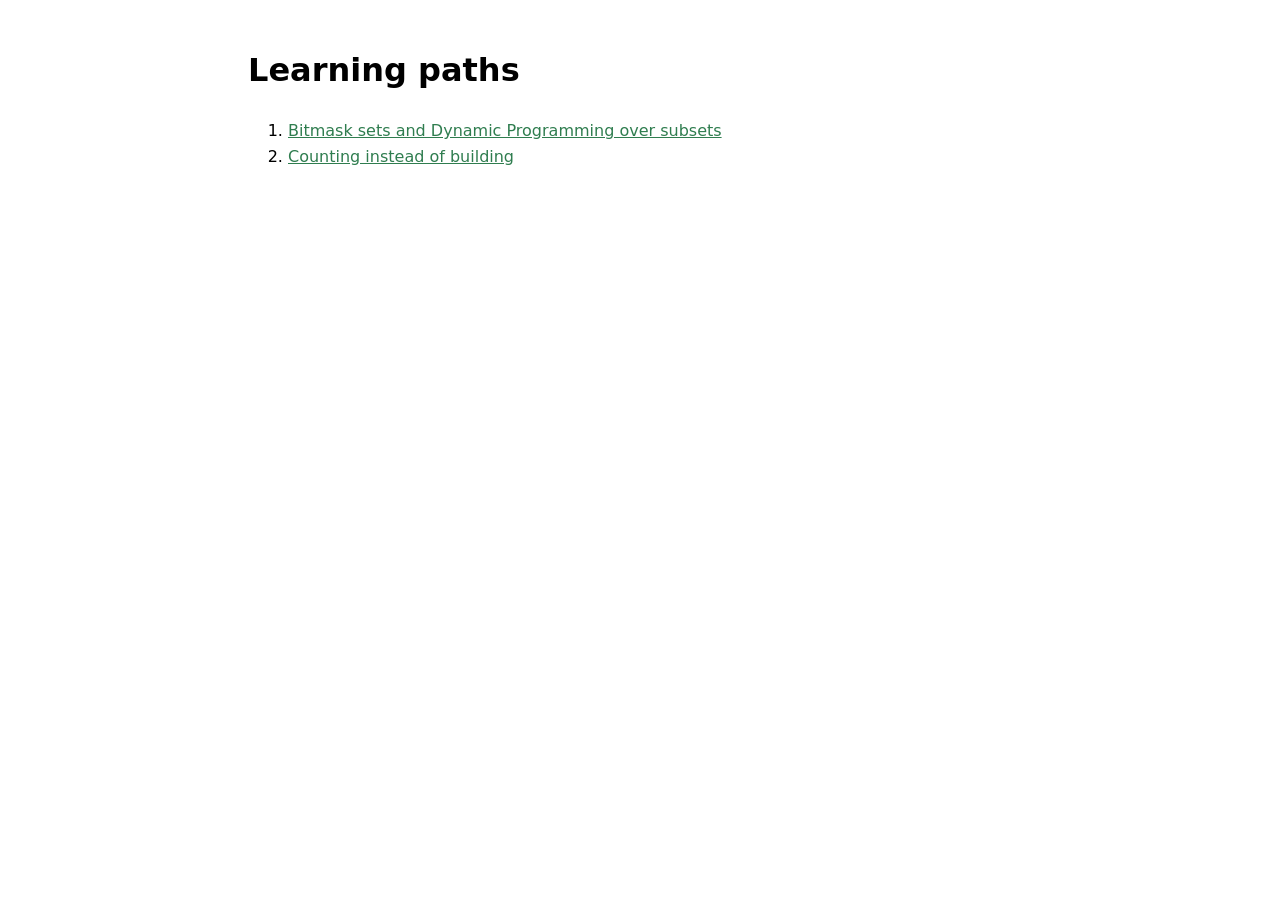
<file: learning/index.html>
<!doctype html>
<html lang="en">
<head>
<meta charset="utf-8">
<meta name="viewport" content="width=device-width, initial-scale=1">
<title>Learning paths</title>
<link rel="stylesheet" href="assets/learning.css">
</head>
<body>
<h1>Learning paths</h1>
<ol>
  <li><a href="bitmask-dp/index.html">Bitmask sets and Dynamic Programming over subsets</a></li>
  <li><a href="counting-not-building/index.html">Counting instead of building</a></li>
</ol>
</body>
</html>
</file>
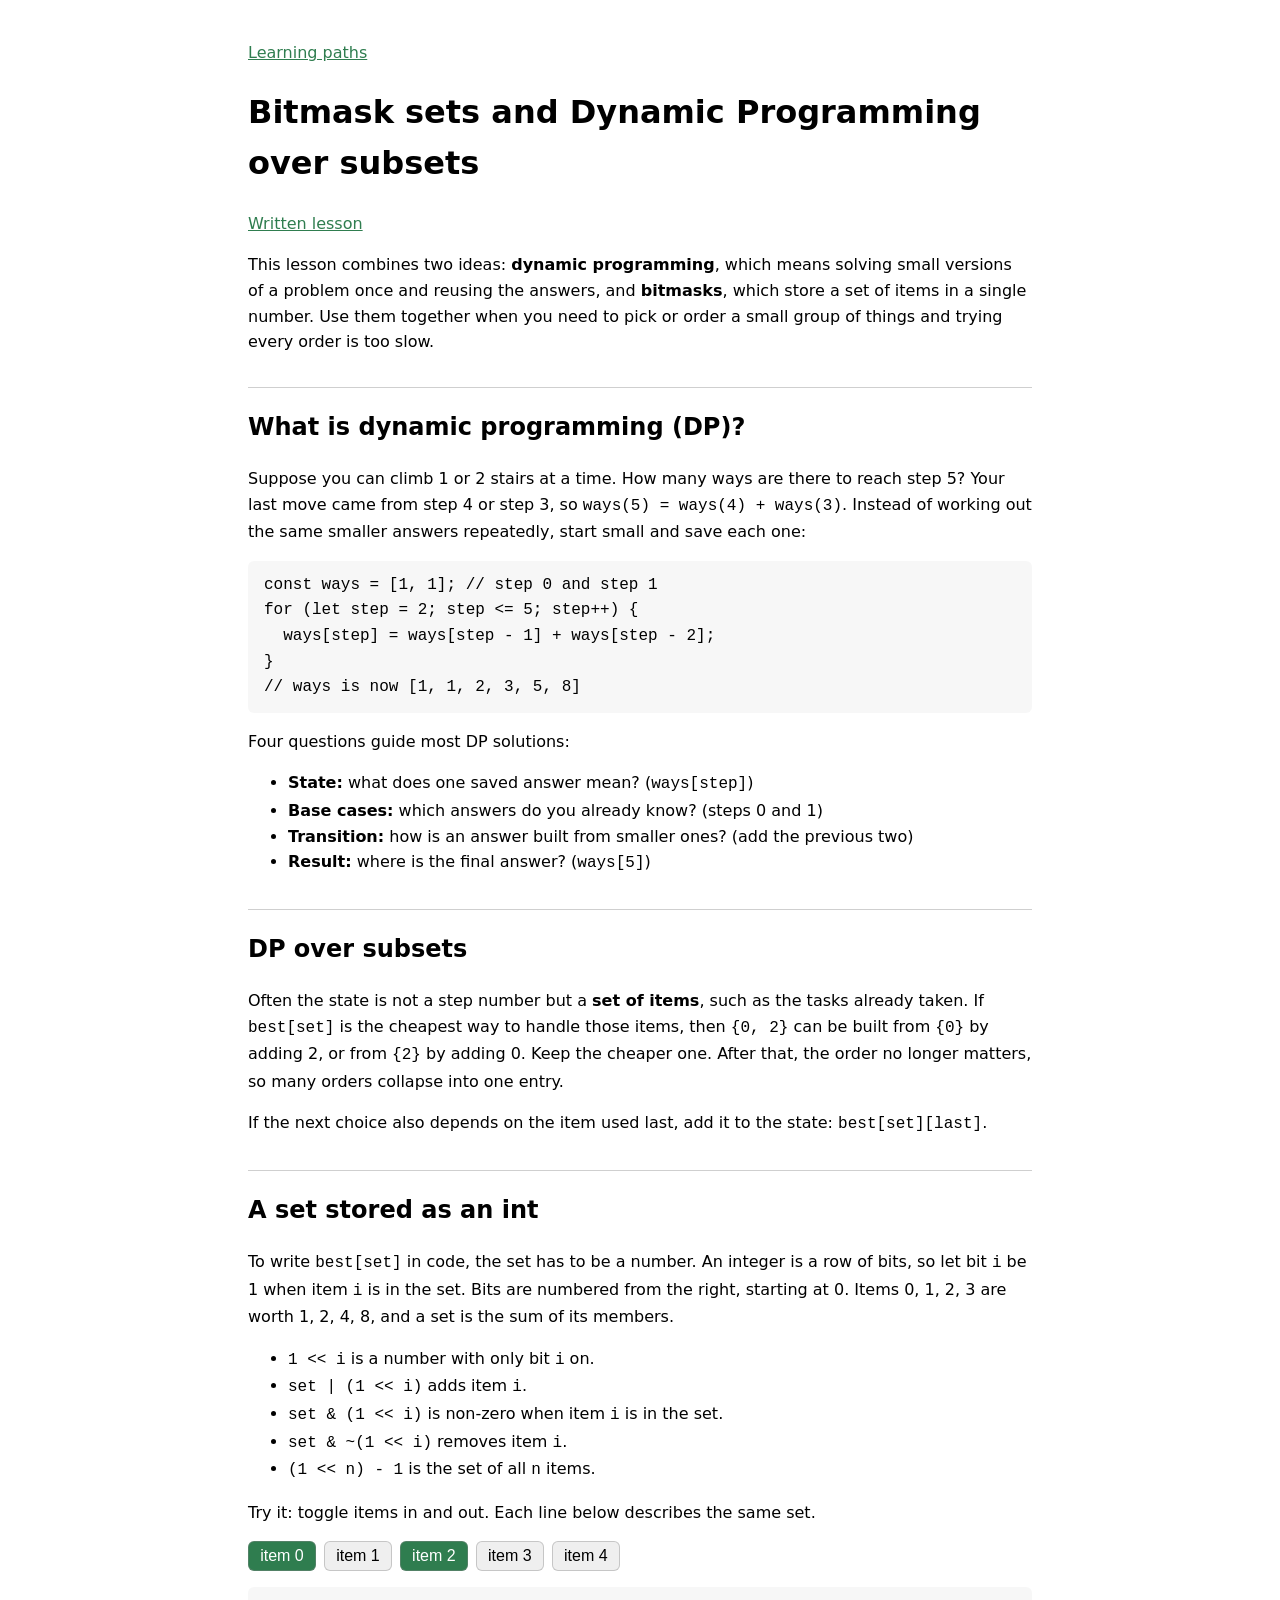
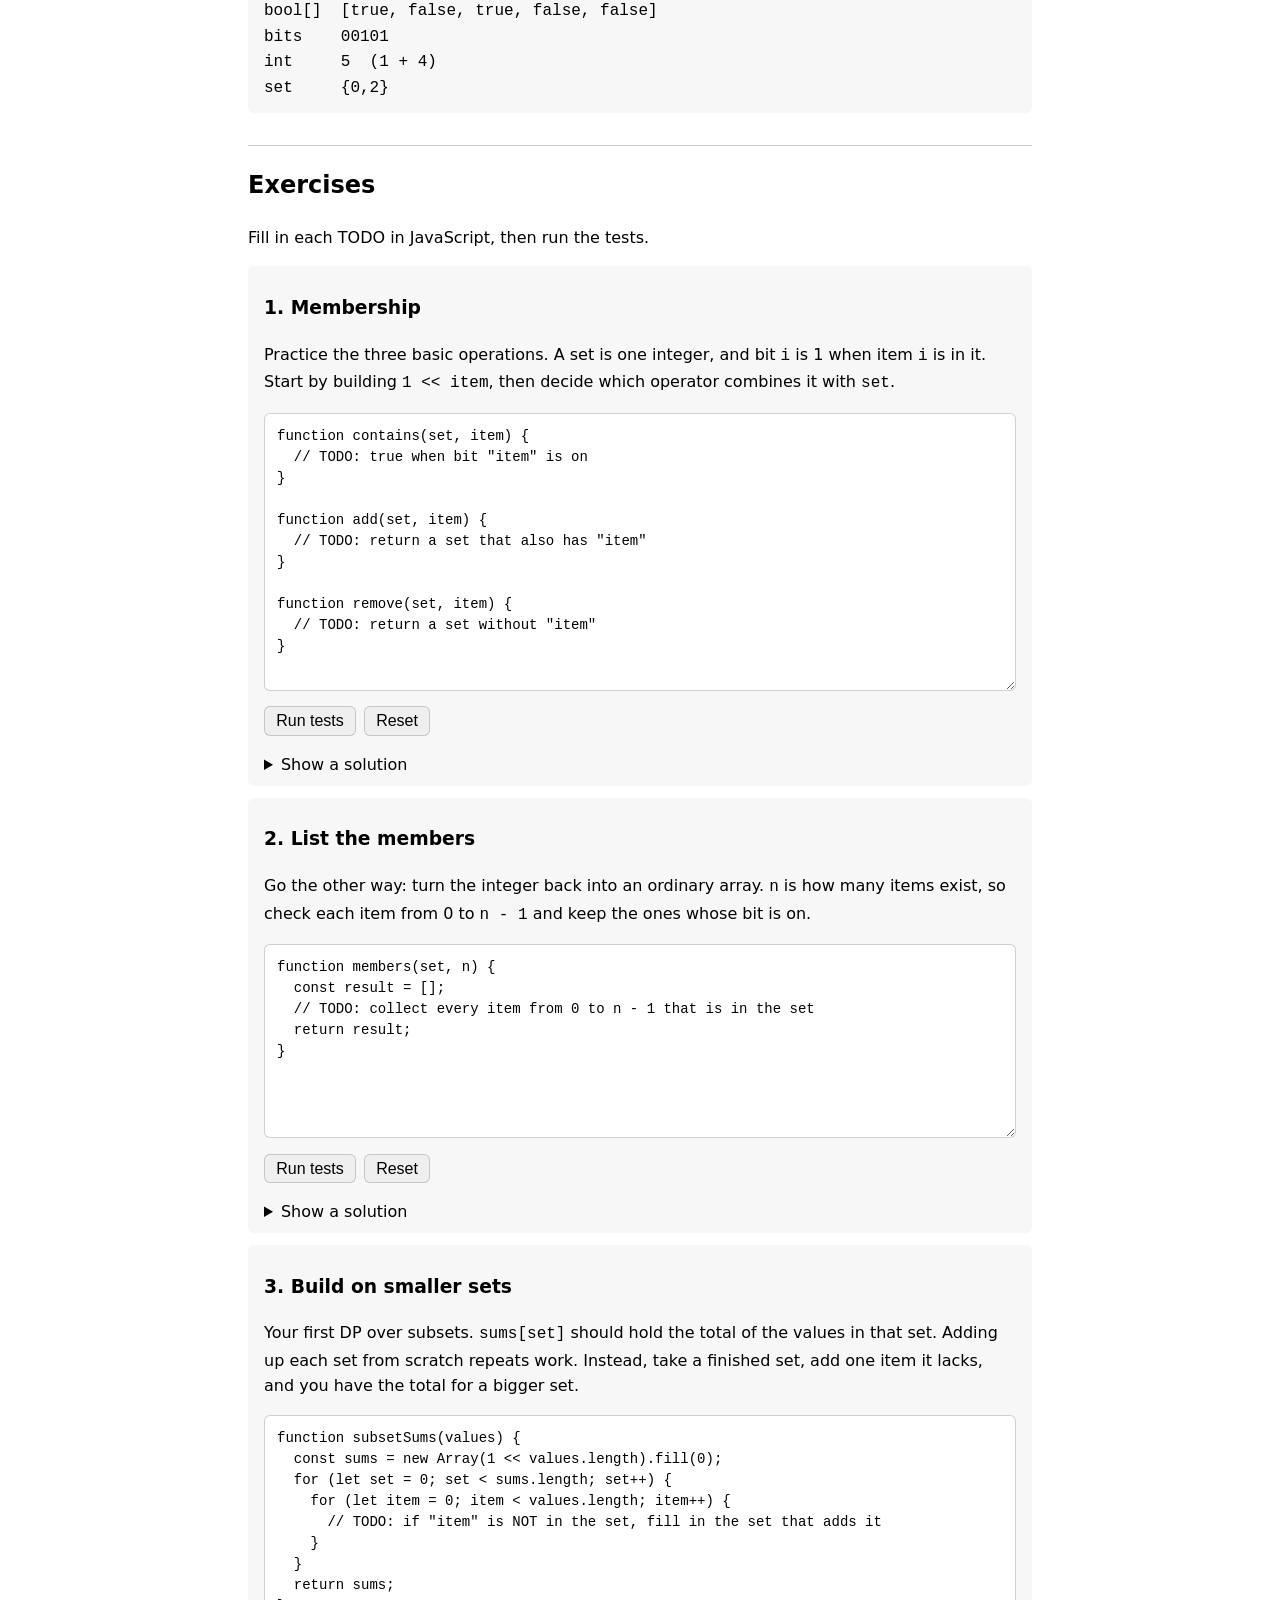
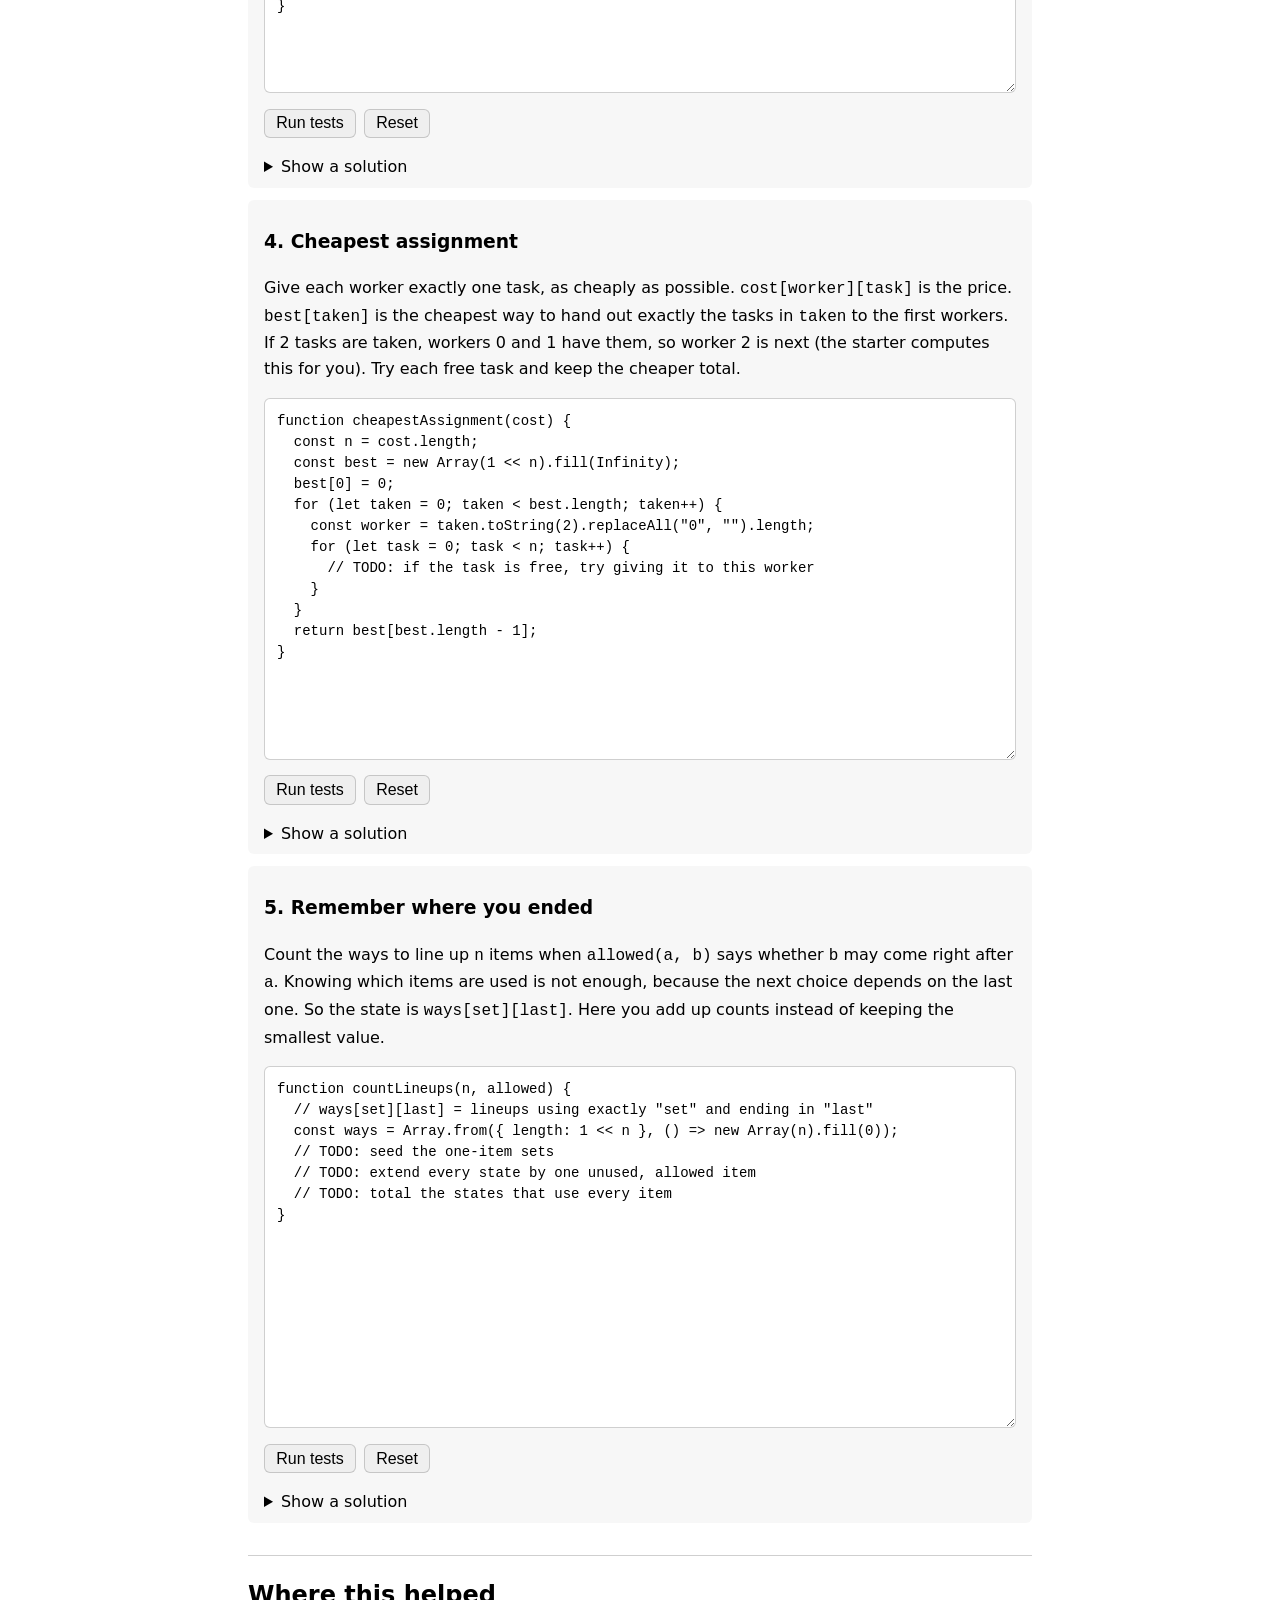
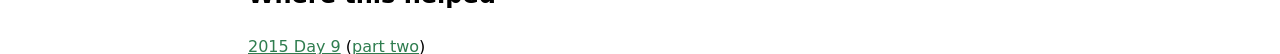
<file: learning/bitmask-dp/index.html>
<!doctype html>
<html lang="en">
<head>
<meta charset="utf-8">
<meta name="viewport" content="width=device-width, initial-scale=1">
<title>Bitmask sets and Dynamic Programming over subsets</title>
<link rel="stylesheet" href="../assets/learning.css">
</head>
<body>
<p><a href="../index.html">Learning paths</a></p>
<h1>Bitmask sets and Dynamic Programming over subsets</h1>
<p><a href="https://github.com/ngallegos/aoc/blob/main/learning/bitmask-dp/README.md">Written lesson</a></p>

<p>
  This lesson combines two ideas: <strong>dynamic programming</strong>, which means solving small versions of a
  problem once and reusing the answers, and <strong>bitmasks</strong>, which store a set of items in a single number.
  Use them together when you need to pick or order a small group of things and trying every order is too slow.
</p>

<section>
  <h2>What is dynamic programming (DP)?</h2>
  <p>
    Suppose you can climb 1 or 2 stairs at a time. How many ways are there to reach step 5?
    Your last move came from step 4 or step 3, so <code>ways(5) = ways(4) + ways(3)</code>.
    Instead of working out the same smaller answers repeatedly, start small and save each one:
  </p>
  <pre>const ways = [1, 1]; // step 0 and step 1
for (let step = 2; step &lt;= 5; step++) {
  ways[step] = ways[step - 1] + ways[step - 2];
}
// ways is now [1, 1, 2, 3, 5, 8]</pre>
  <p>Four questions guide most DP solutions:</p>
  <ul>
    <li><strong>State:</strong> what does one saved answer mean? (<code>ways[step]</code>)</li>
    <li><strong>Base cases:</strong> which answers do you already know? (steps 0 and 1)</li>
    <li><strong>Transition:</strong> how is an answer built from smaller ones? (add the previous two)</li>
    <li><strong>Result:</strong> where is the final answer? (<code>ways[5]</code>)</li>
  </ul>
</section>

<section>
  <h2>DP over subsets</h2>
  <p>
    Often the state is not a step number but a <strong>set of items</strong>, such as the tasks already taken.
    If <code>best[set]</code> is the cheapest way to handle those items, then <code>{0, 2}</code> can be built from
    <code>{0}</code> by adding 2, or from <code>{2}</code> by adding 0. Keep the cheaper one.
    After that, the order no longer matters, so many orders collapse into one entry.
  </p>
  <p>
    If the next choice also depends on the item used last, add it to the state: <code>best[set][last]</code>.
  </p>
</section>

<section>
  <h2>A set stored as an int</h2>
  <p>
    To write <code>best[set]</code> in code, the set has to be a number. An integer is a row of bits, so let
    bit <code>i</code> be 1 when item <code>i</code> is in the set. Bits are numbered from the right, starting at 0.
    Items 0, 1, 2, 3 are worth 1, 2, 4, 8, and a set is the sum of its members.
  </p>
  <ul>
    <li><code>1 &lt;&lt; i</code> is a number with only bit <code>i</code> on.</li>
    <li><code>set | (1 &lt;&lt; i)</code> adds item <code>i</code>.</li>
    <li><code>set &amp; (1 &lt;&lt; i)</code> is non-zero when item <code>i</code> is in the set.</li>
    <li><code>set &amp; ~(1 &lt;&lt; i)</code> removes item <code>i</code>.</li>
    <li><code>(1 &lt;&lt; n) - 1</code> is the set of all <code>n</code> items.</li>
  </ul>
  <p>Try it: toggle items in and out. Each line below describes the same set.</p>
  <div class="row" id="toggles"></div>
  <pre id="set-view"></pre>
</section>

<section>
  <h2>Exercises</h2>
  <p>Fill in each TODO in JavaScript, then run the tests.</p>
  <div id="exercises"></div>
</section>

<section>
  <h2>Where this helped</h2>
  <p><a href="https://github.com/ngallegos/aoc/blob/main/2015/csharp/docs/day-09.md#----day-9-all-in-a-single-night----">2015 Day 9</a> (<a href="https://github.com/ngallegos/aoc/blob/main/2015/csharp/docs/day-09.md#----part-two----">part two</a>)</p>
</section>

<script src="../assets/learning.js"></script>
<script src="exercises.js"></script>
<script>
let set = 5;
const items = [0, 1, 2, 3, 4];

function renderSet() {
  $("#toggles").replaceChildren(...items.map(item => {
    const button = element("button", { textContent: `item ${item}`, ariaPressed: Boolean(set & (1 << item)) });
    button.onclick = () => { set ^= 1 << item; renderSet(); $("#toggles").children[item].focus(); };
    return button;
  }));
  const flags = items.map(item => Boolean(set & (1 << item)));
  const members = items.filter(item => flags[item]);
  const sum = members.map(item => 1 << item).join(" + ") || "0";
  $("#set-view").textContent =
    `bool[]  [${flags.join(", ")}]\nbits    ${set.toString(2).padStart(items.length, "0")}\nint     ${set}  (${sum})\nset     {${members}}`;
}

renderSet();
renderExercises($("#exercises"), exercises);
</script>
</body>
</html>
</file>
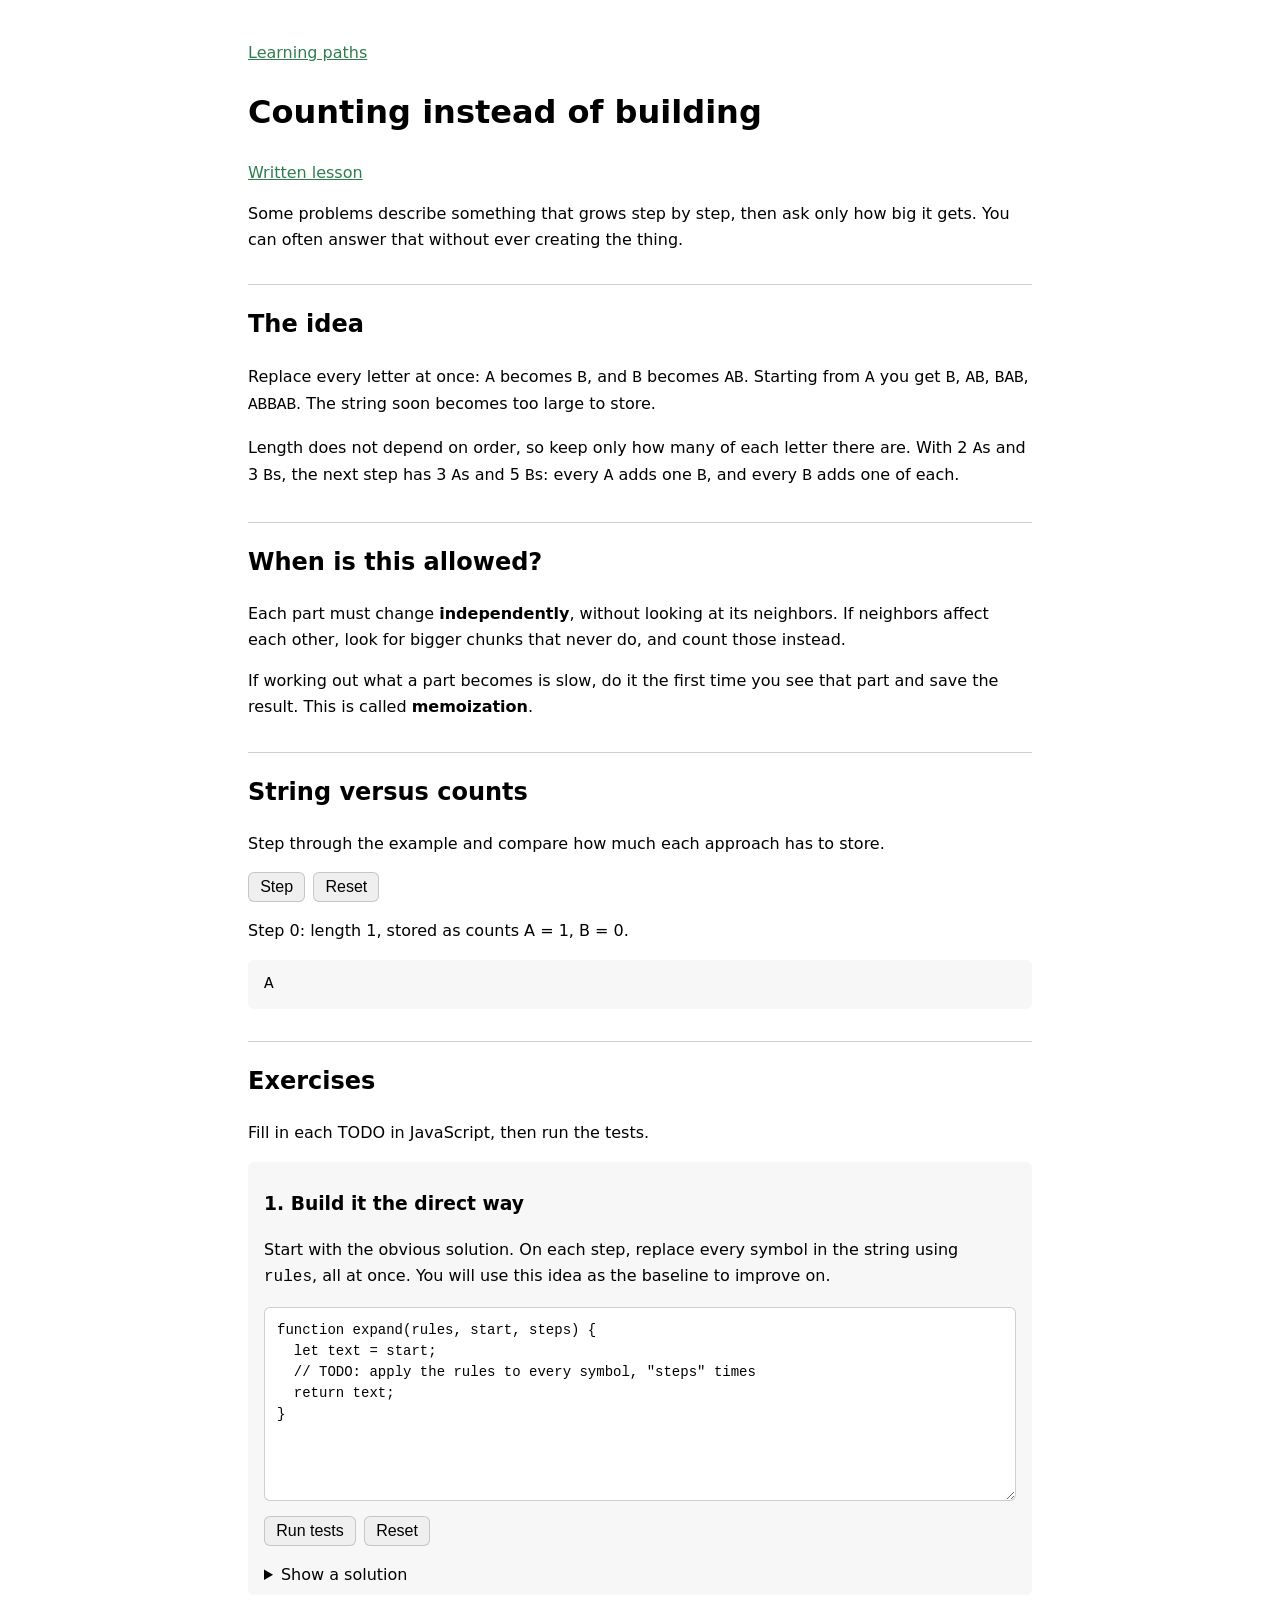
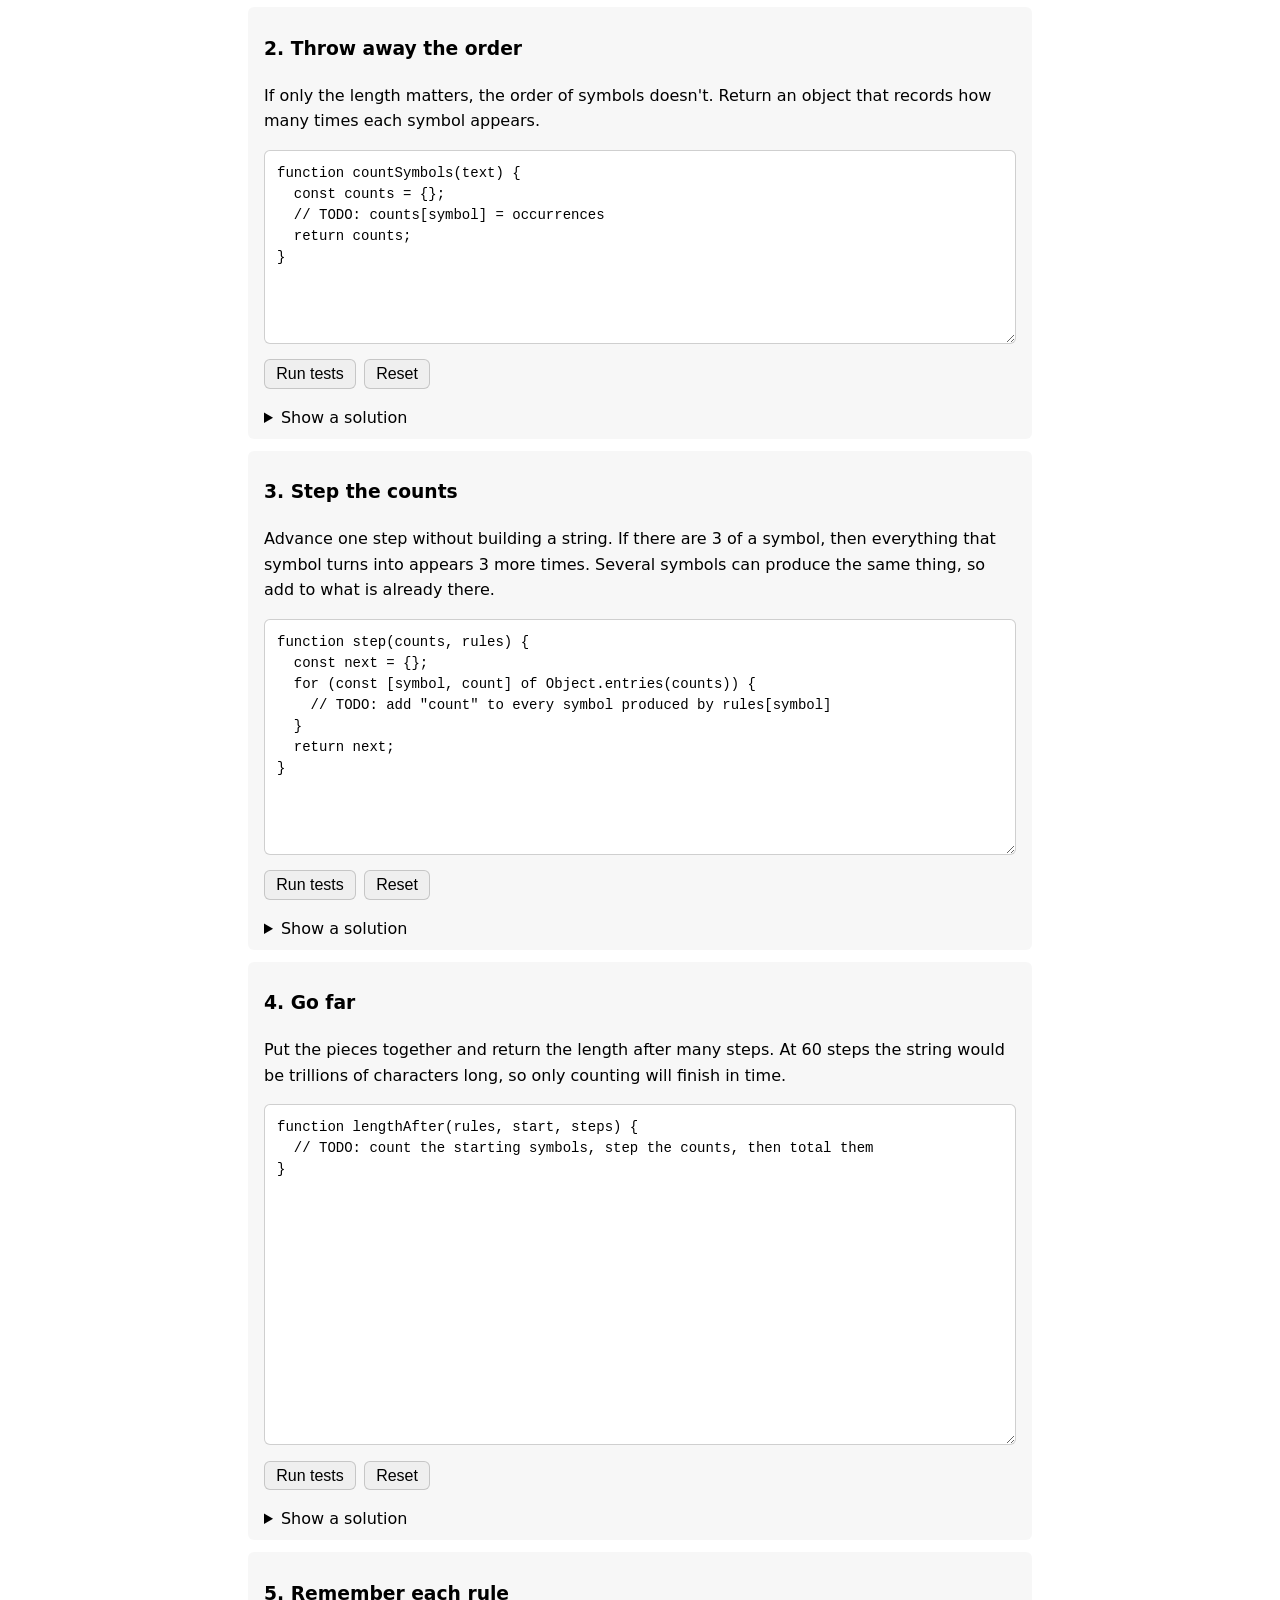
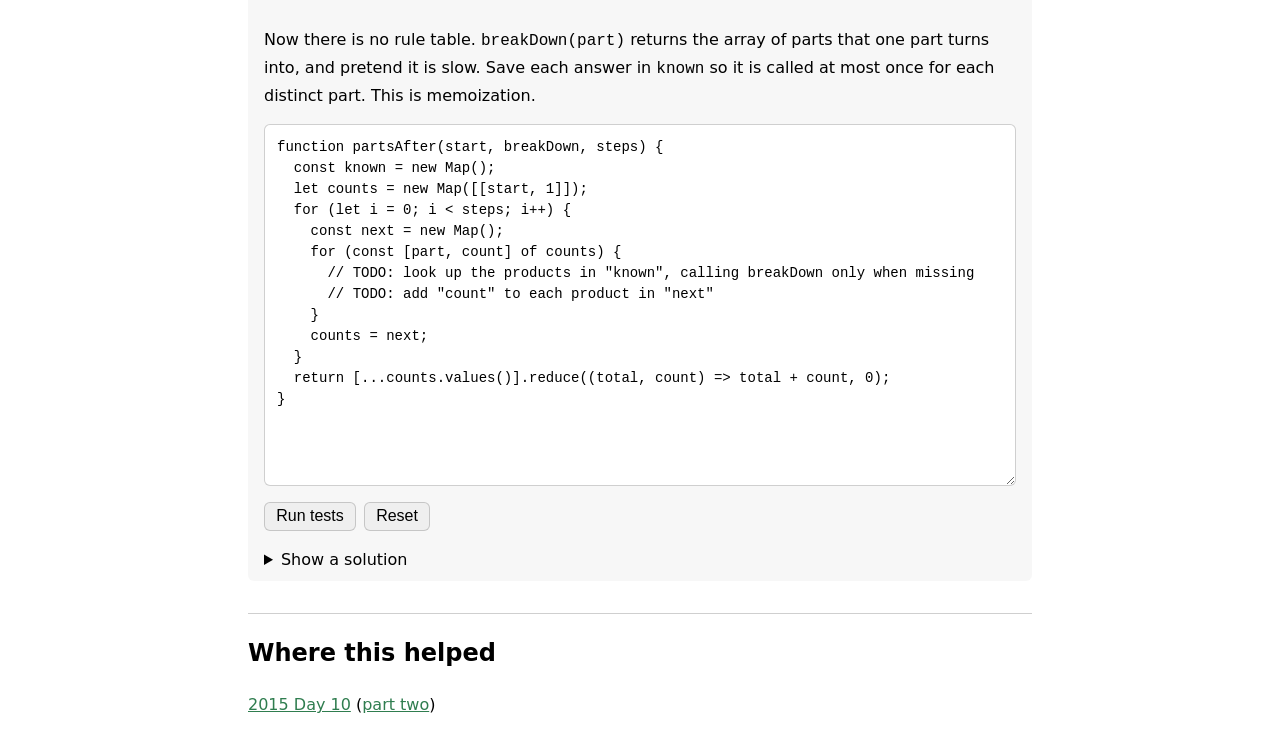
<file: learning/counting-not-building/index.html>
<!doctype html>
<html lang="en">
<head>
<meta charset="utf-8">
<meta name="viewport" content="width=device-width, initial-scale=1">
<title>Counting instead of building</title>
<link rel="stylesheet" href="../assets/learning.css">
</head>
<body>
<p><a href="../index.html">Learning paths</a></p>
<h1>Counting instead of building</h1>
<p><a href="https://github.com/ngallegos/aoc/blob/main/learning/counting-not-building/README.md">Written lesson</a></p>

<p>
  Some problems describe something that grows step by step, then ask only how big it gets.
  You can often answer that without ever creating the thing.
</p>

<section>
  <h2>The idea</h2>
  <p>
    Replace every letter at once: <code>A</code> becomes <code>B</code>, and <code>B</code> becomes <code>AB</code>.
    Starting from <code>A</code> you get <code>B</code>, <code>AB</code>, <code>BAB</code>, <code>ABBAB</code>.
    The string soon becomes too large to store.
  </p>
  <p>
    Length does not depend on order, so keep only how many of each letter there are. With 2 <code>A</code>s and
    3 <code>B</code>s, the next step has 3 <code>A</code>s and 5 <code>B</code>s: every <code>A</code> adds one
    <code>B</code>, and every <code>B</code> adds one of each.
  </p>
</section>

<section>
  <h2>When is this allowed?</h2>
  <p>
    Each part must change <strong>independently</strong>, without looking at its neighbors. If neighbors affect
    each other, look for bigger chunks that never do, and count those instead.
  </p>
  <p>
    If working out what a part becomes is slow, do it the first time you see that part and save the result.
    This is called <strong>memoization</strong>.
  </p>
</section>

<section>
  <h2>String versus counts</h2>
  <p>Step through the example and compare how much each approach has to store.</p>
  <div class="row"><button id="step">Step</button><button id="reset">Reset</button></div>
  <p id="summary" role="status"></p>
  <pre class="break" id="preview" style="white-space: pre-wrap"></pre>
</section>

<section>
  <h2>Exercises</h2>
  <p>Fill in each TODO in JavaScript, then run the tests.</p>
  <div id="exercises"></div>
</section>

<section>
  <h2>Where this helped</h2>
  <p><a href="https://github.com/ngallegos/aoc/blob/main/2015/csharp/docs/day-10.md#----day-10-elves-look-elves-say----">2015 Day 10</a> (<a href="https://github.com/ngallegos/aoc/blob/main/2015/csharp/docs/day-10.md#----part-two----">part two</a>)</p>
</section>

<script src="../assets/learning.js"></script>
<script src="exercises.js"></script>
<script>
const maxStep = 40;
const maxStringStep = 15;
let current, a, b, text;

function show() {
  $("#summary").textContent = `Step ${current}: length ${(a + b).toLocaleString()}, stored as counts A = ${a.toLocaleString()}, B = ${b.toLocaleString()}.`;
  $("#preview").textContent = current > maxStringStep ? "String no longer shown. The counts are still two numbers." : text;
  $("#step").disabled = current === maxStep;
}

function reset() {
  [current, a, b, text] = [0, 1, 0, "A"];
  show();
}

$("#step").onclick = () => {
  current++;
  [a, b] = [b, a + b];
  if (current <= maxStringStep) text = text.replace(/[AB]/g, symbol => symbol === "A" ? "B" : "AB");
  show();
};
$("#reset").onclick = reset;
reset();
renderExercises($("#exercises"), exercises);
</script>
</body>
</html>
</file>
<file: learning/assets/learning.css>
:root { color-scheme: light dark; --accent: #2f7d4f; --bad: #b3372f; --line: #8886; --soft: #8881; }
* { box-sizing: border-box; }
body { font: 16px/1.6 system-ui, sans-serif; max-width: 52rem; margin: 0 auto; padding: 1.5rem; }
a { color: var(--accent); }
code, pre, input, .mono { font-family: ui-monospace, Menlo, monospace; }
pre { background: var(--soft); padding: .75rem 1rem; overflow-x: auto; border-radius: 6px; }
section { border-top: 1px solid var(--line); margin-top: 2rem; }
.scroll { overflow-x: auto; }
table { border-collapse: collapse; margin: .75rem 0; }
th, td { border: 1px solid var(--line); padding: .25rem .75rem; text-align: right; }
td.active { background: var(--accent); color: #fff; }
td.source { outline: 3px solid var(--accent); outline-offset: -3px; }
button, input, select { font-size: 1rem; padding: .3rem .7rem; border: 1px solid var(--line); border-radius: 6px; }
button { cursor: pointer; }
button[aria-pressed="true"] { background: var(--accent); color: #fff; }
input[type="number"] { width: 5rem; }
.row { display: flex; flex-wrap: wrap; gap: .5rem; align-items: center; margin: .5rem 0; }
.exercise { background: var(--soft); border-radius: 6px; padding: .5rem 1rem; margin: .75rem 0; }
.correct { color: var(--accent); }
.wrong { color: var(--bad); }
.break { overflow-wrap: anywhere; }
textarea { width: 100%; font: 14px/1.5 ui-monospace, Menlo, monospace; padding: .75rem; border: 1px solid var(--line); border-radius: 6px; tab-size: 2; }
ul.results { list-style: none; padding: 0; }
</file>
